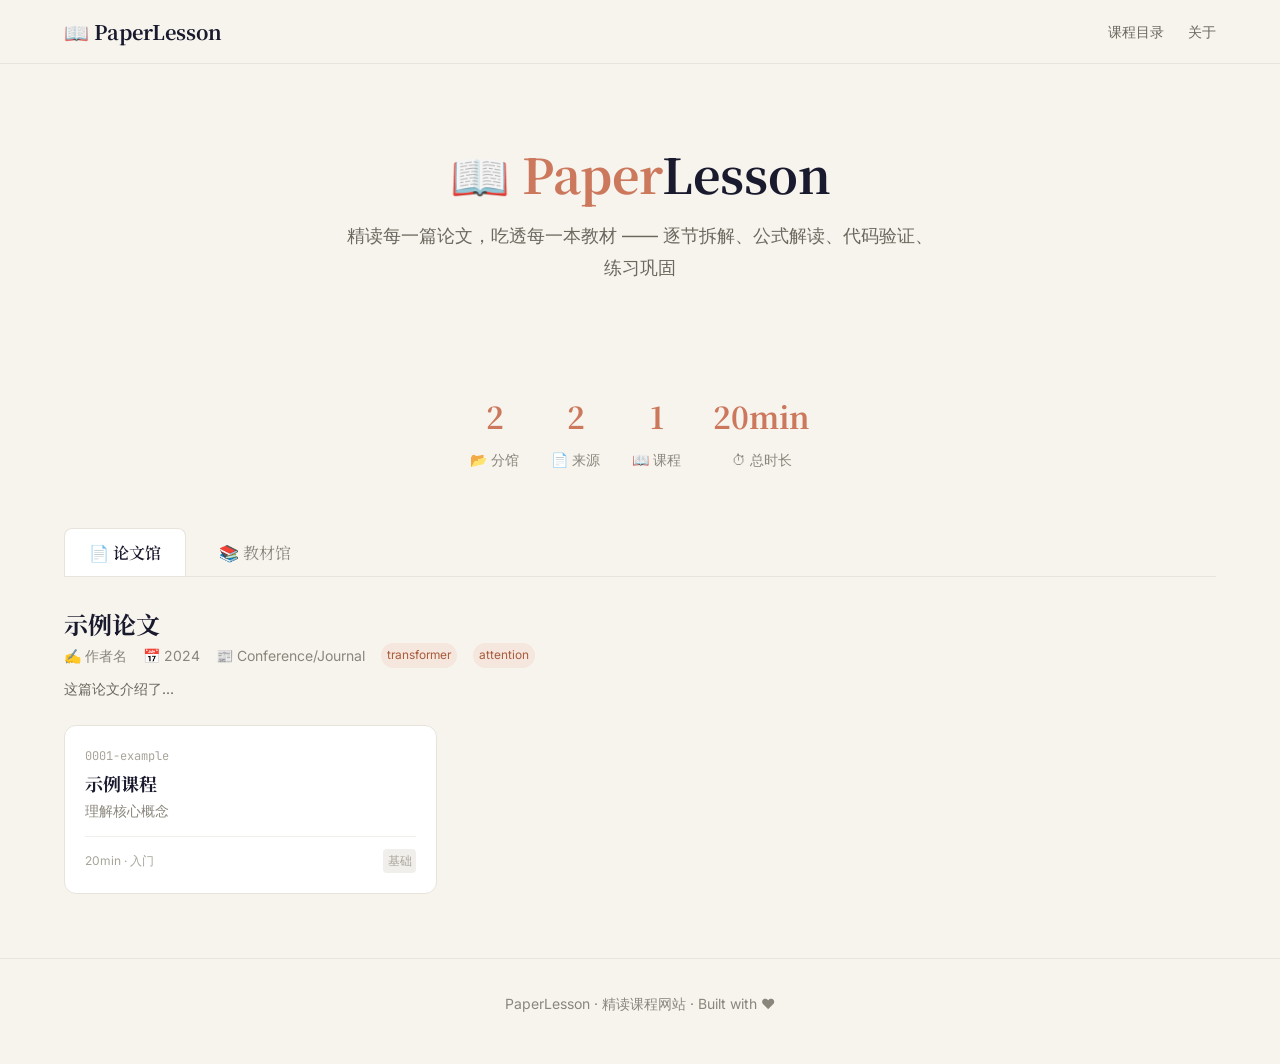
<file: index.html>
<!DOCTYPE html>
<html lang="zh-CN">
<head>
  <meta charset="UTF-8">
  <meta name="viewport" content="width=device-width, initial-scale=1.0">
  <title>PaperLesson — 精读课程网站</title>
  <meta name="description" content="精读导向的个人课程网站，逐篇拆解经典论文与教材">
  <link rel="preconnect" href="https://fonts.googleapis.com">
  <link rel="preconnect" href="https://fonts.gstatic.com" crossorigin>
  <link href="https://fonts.googleapis.com/css2?family=Inter:wght@400;500;600;700&family=Noto+Serif+SC:wght@400;600;700&family=JetBrains+Mono:wght@400;500&display=swap" rel="stylesheet">
  <link rel="stylesheet" href="shared/theme.css">
  <style>
    /* ===== Hero ===== */
    .hero {
      text-align: center;
      padding: var(--space-20) 0 var(--space-12);
    }
    .hero h1 {
      font-size: var(--text-5xl);
      margin-bottom: var(--space-4);
    }
    .hero h1 .accent { color: var(--accent); }
    .hero p {
      font-size: var(--text-lg);
      color: var(--gray-600);
      max-width: 600px;
      margin: 0 auto var(--space-8);
    }

    /* ===== Stats ===== */
    .stats {
      display: flex;
      justify-content: center;
      gap: var(--space-8);
      padding: var(--space-6) 0;
      margin-bottom: var(--space-8);
    }
    .stat-item {
      text-align: center;
    }
    .stat-number {
      font-family: var(--font-heading);
      font-size: var(--text-3xl);
      font-weight: 700;
      color: var(--accent);
    }
    .stat-label {
      font-size: var(--text-sm);
      color: var(--gray-500);
      margin-top: var(--space-1);
    }

    /* ===== 分馆 Tabs / Groups ===== */
    .group-tabs {
      display: flex;
      gap: var(--space-2);
      margin-bottom: var(--space-8);
      border-bottom: 1px solid var(--border);
      padding-bottom: 0;
    }
    .group-tab {
      padding: var(--space-3) var(--space-6);
      border: 1px solid transparent;
      border-bottom: none;
      border-radius: var(--radius-md) var(--radius-md) 0 0;
      cursor: pointer;
      font-family: var(--font-heading);
      font-size: var(--text-base);
      color: var(--gray-500);
      background: none;
      transition: all var(--transition-fast);
      user-select: none;
    }
    .group-tab:hover { color: var(--accent); background: var(--accent-dim); }
    .group-tab.active {
      color: var(--ink);
      background: var(--white);
      border-color: var(--border);
      font-weight: 600;
    }

    /* ===== Collection 卡片 ===== */
    .collection {
      display: none;
      margin-bottom: var(--space-8);
    }
    .collection.active { display: block; animation: fadeIn 0.3s ease; }

    @keyframes fadeIn {
      from { opacity: 0; transform: translateY(8px); }
      to { opacity: 1; transform: translateY(0); }
    }

    .collection-header {
      margin-bottom: var(--space-6);
    }
    .collection-header h2 {
      font-size: var(--text-2xl);
      margin-bottom: var(--space-1);
    }
    .collection-meta {
      font-size: var(--text-sm);
      color: var(--gray-500);
      display: flex;
      gap: var(--space-4);
      flex-wrap: wrap;
    }
    .collection-meta .tag {
      display: inline-block;
      padding: 0.1em 0.5em;
      background: var(--accent-dim);
      color: var(--accent-deep);
      border-radius: var(--radius-full);
      font-size: 0.85em;
    }
    .collection-desc {
      margin-top: var(--space-2);
      color: var(--gray-600);
      font-size: var(--text-sm);
    }

    /* ===== Lesson 卡片 ===== */
    .lesson-grid {
      display: grid;
      grid-template-columns: repeat(auto-fill, minmax(320px, 1fr));
      gap: var(--space-4);
    }

    .lesson-card {
      background: var(--white);
      border: 1px solid var(--border);
      border-radius: var(--radius-lg);
      padding: var(--space-5);
      text-decoration: none;
      color: inherit;
      transition: all var(--transition-normal);
      display: flex;
      flex-direction: column;
    }
    .lesson-card:hover {
      box-shadow: var(--shadow-lg);
      transform: translateY(-2px);
      border-color: var(--accent-light);
    }

    .lesson-card .card-num {
      font-size: var(--text-xs);
      color: var(--gray-400);
      font-family: var(--font-mono);
      margin-bottom: var(--space-1);
    }
    .lesson-card h3 {
      font-size: var(--text-lg);
      margin-bottom: var(--space-1);
    }
    .lesson-card .card-subtitle {
      font-size: var(--text-sm);
      color: var(--gray-500);
      margin-bottom: var(--space-3);
    }
    .lesson-card .card-footer {
      margin-top: auto;
      display: flex;
      justify-content: space-between;
      align-items: center;
      font-size: var(--text-xs);
      color: var(--gray-400);
      padding-top: var(--space-3);
      border-top: 1px solid var(--gray-100);
    }
    .lesson-card .card-footer .card-tags {
      display: flex;
      gap: var(--space-1);
      flex-wrap: wrap;
    }
    .lesson-card .card-footer .card-tags span {
      padding: 0.1em 0.4em;
      background: var(--gray-100);
      border-radius: var(--radius-sm);
    }

    /* ===== Empty State ===== */
    .empty-state {
      text-align: center;
      padding: var(--space-12) 0;
      color: var(--gray-400);
    }
    .empty-state .empty-icon { font-size: 3rem; margin-bottom: var(--space-4); }
    .empty-state p { font-size: var(--text-sm); }

    /* ===== 响应式 ===== */
    @media (max-width: 768px) {
      .hero h1 { font-size: var(--text-3xl); }
      .stats { gap: var(--space-6); }
      .group-tabs { overflow-x: auto; }
      .group-tab { padding: var(--space-2) var(--space-4); white-space: nowrap; }
      .lesson-grid { grid-template-columns: 1fr; }
    }
  </style>
</head>
<body>

  <!-- ===== 导航栏 ===== -->
  <nav class="nav">
    <div class="container">
      <a href="./" class="nav-brand">📖 PaperLesson</a>
      <ul class="nav-links">
        <li><a href="#catalog">课程目录</a></li>
        <li><a href="MISSION.md" target="_blank">关于</a></li>
      </ul>
    </div>
  </nav>

  <!-- ===== Hero ===== -->
  <section class="hero">
    <div class="container">
      <h1>📖 <span class="accent">Paper</span>Lesson</h1>
      <p>精读每一篇论文，吃透每一本教材 —— 逐节拆解、公式解读、代码验证、练习巩固</p>
    </div>
  </section>

  <!-- ===== 统计区 ===== -->
  <section class="container">
    <div class="stats" id="stats"></div>
  </section>

  <!-- ===== 课程目录 ===== -->
  <section class="container" id="catalog">
    <!-- 分馆 Tab -->
    <div class="group-tabs" id="groupTabs"></div>

    <!-- 分馆内容 -->
    <div id="catalogContent"></div>
  </section>

  <!-- ===== 页脚 ===== -->
  <footer class="footer">
    <div class="container">
      <p>PaperLesson · 精读课程网站 · Built with ❤️</p>
    </div>
  </footer>

  <!-- ===== 数据源 ===== -->
  <script src="data/course-catalog.js"></script>

  <!-- ===== 渲染逻辑 ===== -->
  <script>
  (function() {
    'use strict';

    // ---------- 获取数据 ----------
    function getData() {
      return COURSE_CATALOG || [];
    }

    // ---------- 渲染统计 ----------
    function buildStats(groups) {
      let totalLessons = 0;
      let totalCollections = 0;
      const durationMap = { '10min': 10, '15min': 15, '20min': 20, '30min': 30, '45min': 45, '60min': 60 };

      groups.forEach(group => {
        group.collections.forEach(col => {
          totalCollections++;
          totalLessons += col.lessons.length;
        });
      });

      const totalDuration = groups.reduce((sum, group) => {
        return sum + group.collections.reduce((s, col) => {
          return s + col.lessons.reduce((ss, lesson) => {
            return ss + (durationMap[lesson.duration] || 15);
          }, 0);
        }, 0);
      }, 0);

      const hours = Math.floor(totalDuration / 60);
      const mins = totalDuration % 60;

      const statsEl = document.getElementById('stats');
      statsEl.innerHTML = `
        <div class="stat-item">
          <div class="stat-number">${groups.length}</div>
          <div class="stat-label">📂 分馆</div>
        </div>
        <div class="stat-item">
          <div class="stat-number">${totalCollections}</div>
          <div class="stat-label">📄 来源</div>
        </div>
        <div class="stat-item">
          <div class="stat-number">${totalLessons}</div>
          <div class="stat-label">📖 课程</div>
        </div>
        <div class="stat-item">
          <div class="stat-number">${hours > 0 ? hours + 'h' : ''}${mins}min</div>
          <div class="stat-label">⏱ 总时长</div>
        </div>
      `;
    }

    // ---------- 渲染 Tab ----------
    function renderTabs(groups) {
      const tabsEl = document.getElementById('groupTabs');
      tabsEl.innerHTML = groups.map((group, i) =>
        `<button class="group-tab ${i === 0 ? 'active' : ''}" data-index="${i}">
          ${group.icon || '📂'} ${group.title}
        </button>`
      ).join('');
    }

    // ---------- 渲染 Collection & Lessons ----------
    function renderCatalog(groups) {
      const contentEl = document.getElementById('catalogContent');
      contentEl.innerHTML = groups.map((group, gi) => {
        const collectionsHtml = group.collections.map(col => {
          const lessonsHtml = col.lessons.length > 0
            ? `<div class="lesson-grid">
                ${col.lessons.map(lesson => `
                  <a href="lessons/${lesson.filename}" class="lesson-card">
                    <div class="card-num">${lesson.id}</div>
                    <h3>${lesson.title}</h3>
                    ${lesson.subtitle ? `<div class="card-subtitle">${lesson.subtitle}</div>` : ''}
                    <div class="card-footer">
                      <span>${lesson.duration || '?'} · ${lesson.difficulty || '通用'}</span>
                      <div class="card-tags">
                        ${(lesson.tags || []).map(t => `<span>${t}</span>`).join('')}
                      </div>
                    </div>
                  </a>
                `).join('')}
              </div>`
            : `<div class="empty-state">
                <div class="empty-icon">📝</div>
                <p>暂无课程，敬请期待</p>
              </div>`;

          return `
            <div class="collection" data-group="${gi}">
              <div class="collection-header">
                <h2>${col.title}</h2>
                <div class="collection-meta">
                  ${col.authors ? `<span>✍️ ${col.authors}</span>` : ''}
                  ${col.year ? `<span>📅 ${col.year}</span>` : ''}
                  ${col.source ? `<span>📰 ${col.source}</span>` : ''}
                  ${(col.tags || []).map(t => `<span class="tag">${t}</span>`).join('')}
                </div>
                ${col.description ? `<div class="collection-desc">${col.description}</div>` : ''}
              </div>
              ${lessonsHtml}
            </div>
          `;
        }).join('');

        return collectionsHtml;
      }).join('');

      // 默认显示第一个 group 的 collections
      document.querySelectorAll('.collection').forEach(el => {
        if (el.dataset.group === '0') el.classList.add('active');
      });
    }

    // ---------- Tab 切换 ----------
    function initTabs() {
      document.getElementById('groupTabs').addEventListener('click', (e) => {
        const tab = e.target.closest('.group-tab');
        if (!tab) return;

        document.querySelectorAll('.group-tab').forEach(t => t.classList.remove('active'));
        tab.classList.add('active');

        const idx = parseInt(tab.dataset.index);
        document.querySelectorAll('.collection').forEach(el => {
          el.classList.toggle('active', parseInt(el.dataset.group) === idx);
        });
      });
    }

    // ---------- 初始化 ----------
    function init() {
      const groups = getData();
      if (groups.length === 0) {
        document.getElementById('stats').innerHTML = '<p style="text-align:center;color:var(--gray-400)">暂无数据</p>';
        return;
      }
      buildStats(groups);
      renderTabs(groups);
      renderCatalog(groups);
      initTabs();
    }

    document.addEventListener('DOMContentLoaded', init);
  })();
  </script>
</body>
</html>
</file>
<file: shared/theme.css>
/* ============================================================
   🎨 PaperLesson 全局主题样式
   暖米纸色背景 · 赤陶橙点缀 · 三层字体系统
   ============================================================ */

/* --- CSS 变量体系 --- */
:root {
  /* 色板 - 主色 */
  --bg: #F7F4EE;
  --ink: #1A1A2E;
  --border: #E8E4DC;
  --white: #FFFFFF;

  /* 色板 - 点缀色（赤陶橙） */
  --accent: #CC785C;
  --accent-light: #E8A48C;
  --accent-deep: #A85C3C;
  --accent-dim: #F5E6DE;

  /* 色板 - 辅助 */
  --gray-50: #F9F8F6;
  --gray-100: #F0EFEC;
  --gray-200: #E2E0DA;
  --gray-300: #C8C5BC;
  --gray-400: #A8A49A;
  --gray-500: #8A867C;
  --gray-600: #6C685E;
  --gray-700: #4E4A42;
  --gray-800: #302C26;
  --gray-900: #1A1814;

  /* 语义色 */
  --success: #5A9E6F;
  --warning: #D4A64A;
  --error: #C45A5A;
  --info: #4A90D9;

  /* 字体 */
  --font-heading: 'Noto Serif SC', 'Source Han Serif SC', 'STSong', 'SimSun', Georgia, serif;
  --font-body: 'Inter', -apple-system, BlinkMacSystemFont, 'Segoe UI', Roboto, 'PingFang SC', 'Hiragino Sans GB', sans-serif;
  --font-mono: 'JetBrains Mono', 'Fira Code', 'Cascadia Code', 'Consolas', monospace;

  /* 字号 */
  --text-xs: 0.75rem;
  --text-sm: 0.875rem;
  --text-base: 1rem;
  --text-lg: 1.125rem;
  --text-xl: 1.25rem;
  --text-2xl: 1.5rem;
  --text-3xl: 1.875rem;
  --text-4xl: 2.25rem;
  --text-5xl: 3rem;

  /* 行高 */
  --leading-tight: 1.25;
  --leading-normal: 1.6;
  --leading-relaxed: 1.8;

  /* 间距系统 (4px 基准) */
  --space-1: 0.25rem;
  --space-2: 0.5rem;
  --space-3: 0.75rem;
  --space-4: 1rem;
  --space-5: 1.25rem;
  --space-6: 1.5rem;
  --space-8: 2rem;
  --space-10: 2.5rem;
  --space-12: 3rem;
  --space-16: 4rem;
  --space-20: 5rem;
  --space-24: 6rem;

  /* 圆角 */
  --radius-sm: 4px;
  --radius-md: 8px;
  --radius-lg: 12px;
  --radius-xl: 16px;
  --radius-full: 9999px;

  /* 阴影 */
  --shadow-sm: 0 1px 2px rgba(26, 26, 46, 0.04);
  --shadow-md: 0 4px 6px rgba(26, 26, 46, 0.06);
  --shadow-lg: 0 10px 25px rgba(26, 26, 46, 0.08);
  --shadow-xl: 0 20px 50px rgba(26, 26, 46, 0.12);

  /* 过渡 */
  --transition-fast: 150ms ease;
  --transition-normal: 250ms ease;
  --transition-slow: 400ms ease;

  /* 布局 */
  --max-width: 1200px;
  --content-width: 800px;
  --nav-height: 64px;
}

/* --- Reset & Base --- */
*, *::before, *::after {
  box-sizing: border-box;
  margin: 0;
  padding: 0;
}

html {
  scroll-behavior: smooth;
  font-size: 16px;
}

body {
  font-family: var(--font-body);
  font-size: var(--text-base);
  line-height: var(--leading-relaxed);
  color: var(--ink);
  background-color: var(--bg);
  -webkit-font-smoothing: antialiased;
  -moz-osx-font-smoothing: grayscale;
}

/* --- 排版 --- */
h1, h2, h3, h4, h5, h6 {
  font-family: var(--font-heading);
  line-height: var(--leading-tight);
  font-weight: 700;
  color: var(--ink);
}

h1 { font-size: var(--text-4xl); margin-bottom: var(--space-4); }
h2 { font-size: var(--text-2xl); margin-bottom: var(--space-3); }
h3 { font-size: var(--text-xl); margin-bottom: var(--space-2); }
h4 { font-size: var(--text-lg); margin-bottom: var(--space-2); }

p { margin-bottom: var(--space-4); }

a {
  color: var(--accent);
  text-decoration: none;
  transition: color var(--transition-fast);
}
a:hover { color: var(--accent-deep); }

/* --- 代码 --- */
code, pre {
  font-family: var(--font-mono);
  font-size: 0.9em;
}

code {
  background: var(--gray-100);
  padding: 0.15em 0.4em;
  border-radius: var(--radius-sm);
}

pre {
  background: var(--gray-50);
  border: 1px solid var(--border);
  border-radius: var(--radius-md);
  padding: var(--space-4);
  overflow-x: auto;
  margin-bottom: var(--space-4);
  line-height: var(--leading-normal);
}

pre code {
  background: none;
  padding: 0;
  font-size: 0.85em;
}

/* --- 图片 --- */
img {
  max-width: 100%;
  height: auto;
  border-radius: var(--radius-md);
}

/* --- 分割线 --- */
hr {
  border: none;
  border-top: 1px solid var(--border);
  margin: var(--space-8) 0;
}

/* --- 容器 --- */
.container {
  max-width: var(--max-width);
  margin: 0 auto;
  padding: 0 var(--space-6);
}

/* --- 导航栏 --- */
.nav {
  position: sticky;
  top: 0;
  z-index: 100;
  height: var(--nav-height);
  background: rgba(247, 244, 238, 0.95);
  backdrop-filter: blur(12px);
  border-bottom: 1px solid var(--border);
}

.nav .container {
  display: flex;
  align-items: center;
  justify-content: space-between;
  height: 100%;
}

.nav-brand {
  display: flex;
  align-items: center;
  gap: var(--space-2);
  font-family: var(--font-heading);
  font-size: var(--text-xl);
  font-weight: 700;
  color: var(--ink);
  text-decoration: none;
}
.nav-brand:hover { color: var(--accent); }

.nav-links {
  display: flex;
  align-items: center;
  gap: var(--space-6);
  list-style: none;
}

.nav-links a {
  font-size: var(--text-sm);
  color: var(--gray-600);
  transition: color var(--transition-fast);
}
.nav-links a:hover { color: var(--accent); }

/* --- 页脚 --- */
.footer {
  border-top: 1px solid var(--border);
  padding: var(--space-8) 0;
  margin-top: var(--space-16);
  text-align: center;
  font-size: var(--text-sm);
  color: var(--gray-500);
}

/* --- 响应式 --- */
@media (max-width: 768px) {
  :root {
    --text-4xl: 1.75rem;
    --text-2xl: 1.25rem;
  }
  .nav-links { gap: var(--space-4); }
  .container { padding: 0 var(--space-4); }
}

/* --- 滚动条美化 --- */
::-webkit-scrollbar { width: 8px; }
::-webkit-scrollbar-track { background: var(--bg); }
::-webkit-scrollbar-thumb { background: var(--gray-300); border-radius: var(--radius-full); }
::-webkit-scrollbar-thumb:hover { background: var(--gray-400); }
</file>
